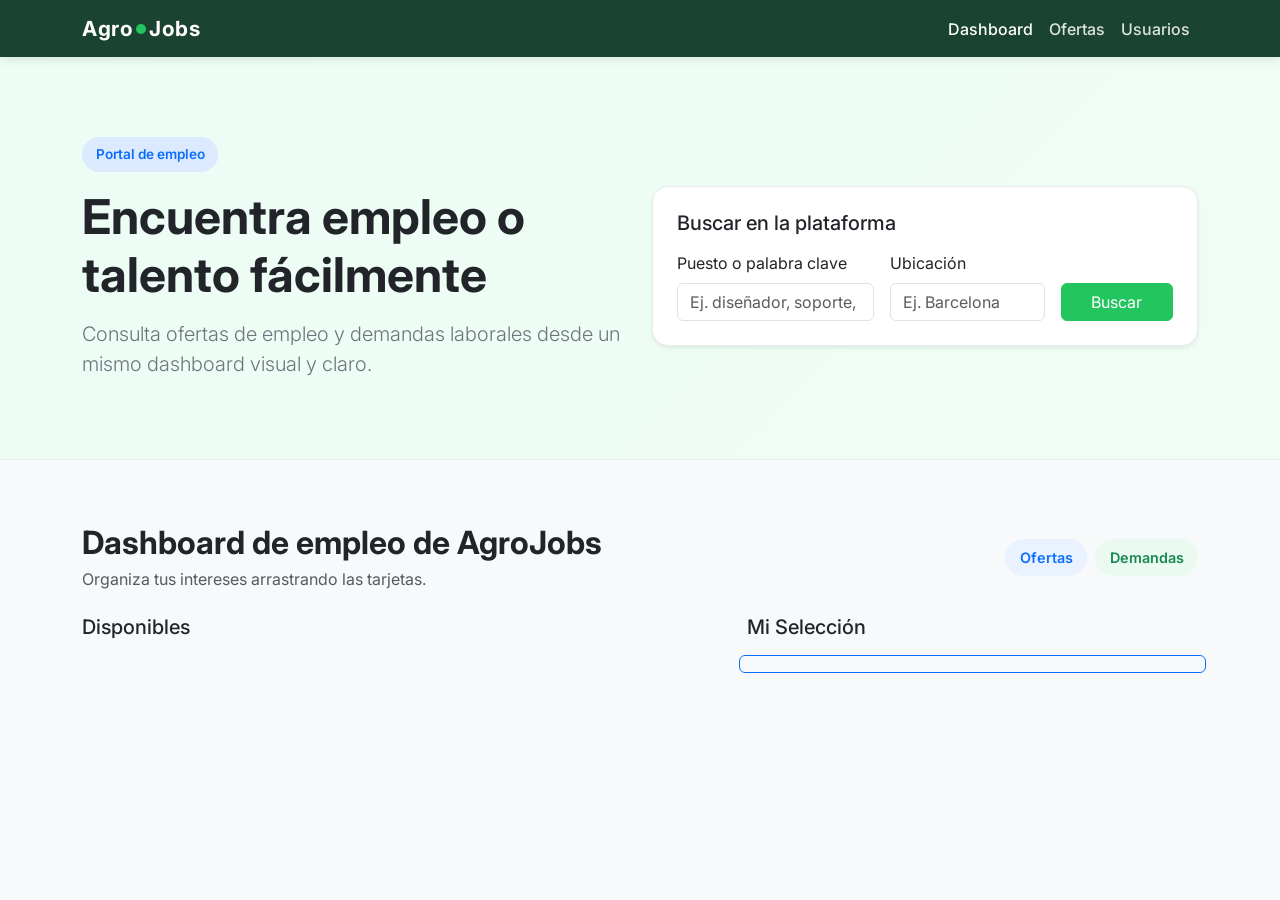
<file: index.html>
<!--
IA utilizada: ChatGPT

Prompt 1: "Crea un dashboard de empleo moderno con Bootstrap, hero section, navbar y tarjetas visuales"
Prompt 2: "Cómo diferenciar visualmente ofertas y demandas de empleo usando Bootstrap y CSS"
Prompt 3: "Cómo estructurar una página principal con buscador y grid de tarjetas responsive"
Prompt 4: "Cómo mejorar una landing page de empleo con un estilo inspirado en InfoJobs y JobToday"
-->

<!DOCTYPE html>
<html lang="es">
<head>
    <meta charset="UTF-8">
    <meta name="viewport" content="width=device-width, initial-scale=1.0">
    <title>AgroJobs</title>

    <link rel="icon" type="image/png" href="img/favicon.ico">
    <link href="https://cdn.jsdelivr.net/npm/bootstrap@5.3.7/dist/css/bootstrap.min.css" rel="stylesheet">
    <link href="https://fonts.googleapis.com/css2?family=Inter:wght@400;600;700;800&display=swap" rel="stylesheet">
    <link rel="stylesheet" href="css/style.css">
</head>
<body>

    <nav class="navbar navbar-expand-lg navbar-dark navbar-custom sticky-top">
        <div class="container">
            <a class="navbar-brand logo d-flex align-items-center" href="index.html">
                <span>Agro</span>
                <span class="logo-icon"></span>
                <span>Jobs</span>
            </a>

            <button class="navbar-toggler" type="button" data-bs-toggle="collapse" data-bs-target="#menuPrincipal" aria-controls="menuPrincipal" aria-expanded="false" aria-label="Abrir navegación">
                <span class="navbar-toggler-icon"></span>
            </button>
            <div class="collapse navbar-collapse" id="menuPrincipal">
                <div class="navbar-nav ms-auto align-items-lg-center" id="navbar-links">
                    <a class="nav-link active" href="index.html">Dashboard</a>
                    <a class="nav-link" href="ofertas.html">Ofertas</a>
                    <a class="nav-link" href="usuarios.html">Usuarios</a>
                    <span id="zona-sesion" class="d-flex align-items-lg-center flex-column flex-lg-row"></span>
                </div>  
            </div>
        </div>
    </nav>

    <header class="hero-section">
        <div class="container">
            <div class="hero-box">
                <div class="row align-items-center g-4">
                    <div class="col-lg-6">
                        <span class="hero-tag">Portal de empleo</span>
                        <h1 class="display-5 fw-bold mt-3">Encuentra empleo o talento fácilmente</h1>
                        <p class="lead text-secondary mt-3">
                            Consulta ofertas de empleo y demandas laborales desde un mismo dashboard visual y claro.
                        </p>
                    </div>

                    <div class="col-lg-6">
                        <div class="search-panel shadow-sm">
                            <h2 class="h5 mb-3">Buscar en la plataforma</h2>
                            <form>
                                <div class="row g-3">
                                    <div class="col-md-5">
                                        <label for="busqueda" class="form-label">Puesto o palabra clave</label>
                                        <input type="text" id="busqueda" class="form-control" placeholder="Ej. diseñador, soporte, marketing">
                                    </div>

                                    <div class="col-md-4">
                                        <label for="ubicacion" class="form-label">Ubicación</label>
                                        <input type="text" id="ubicacion" class="form-control" placeholder="Ej. Barcelona">
                                    </div>

                                    <div class="col-md-3 d-grid align-self-end">
                                        <button type="button" class="btn btn-primary">Buscar</button>
                                    </div>
                                </div>
                            </form>
                        </div>
                    </div>
                </div>
            </div>
        </div>
    </header>

    <main class="container py-5">
        <div class="d-flex justify-content-between align-items-center flex-wrap gap-2 mb-4">
            <div>
                <h2 class="fw-bold mb-1">Dashboard de empleo de AgroJobs</h2>
                <p class="text-muted mb-0">Organiza tus intereses arrastrando las tarjetas.</p>
            </div>

            <div class="d-flex gap-2">
                <span class="legend-badge legend-oferta">Ofertas</span>
                <span class="legend-badge legend-demanda">Demandas</span>
            </div>
        </div>

        <div class="row g-4">
            <div class="col-md-7">
                <h5 class="mb-3"><i class="bi bi-list-ul"></i> Disponibles</h5>
                <div id="contenedor-disponibles" class="row g-3 zona-drop p-2 rounded bg-light"></div>
            </div>

            <div class="col-md-5">
                <h5 class="mb-3"><i class="bi bi-star-fill"></i> Mi Selección</h5>
                <div id="contenedor-seleccionados" class="row g-3 zona-drop p-2 rounded border border-dashed border-primary mt-2"></div>
            </div>
        </div>
    </main>

    <script type="module" src="js/int_1_landing.js"></script>
    <script src="https://cdn.jsdelivr.net/npm/bootstrap@5.3.7/dist/js/bootstrap.bundle.min.js"></script>
</body>
</html>
</file>
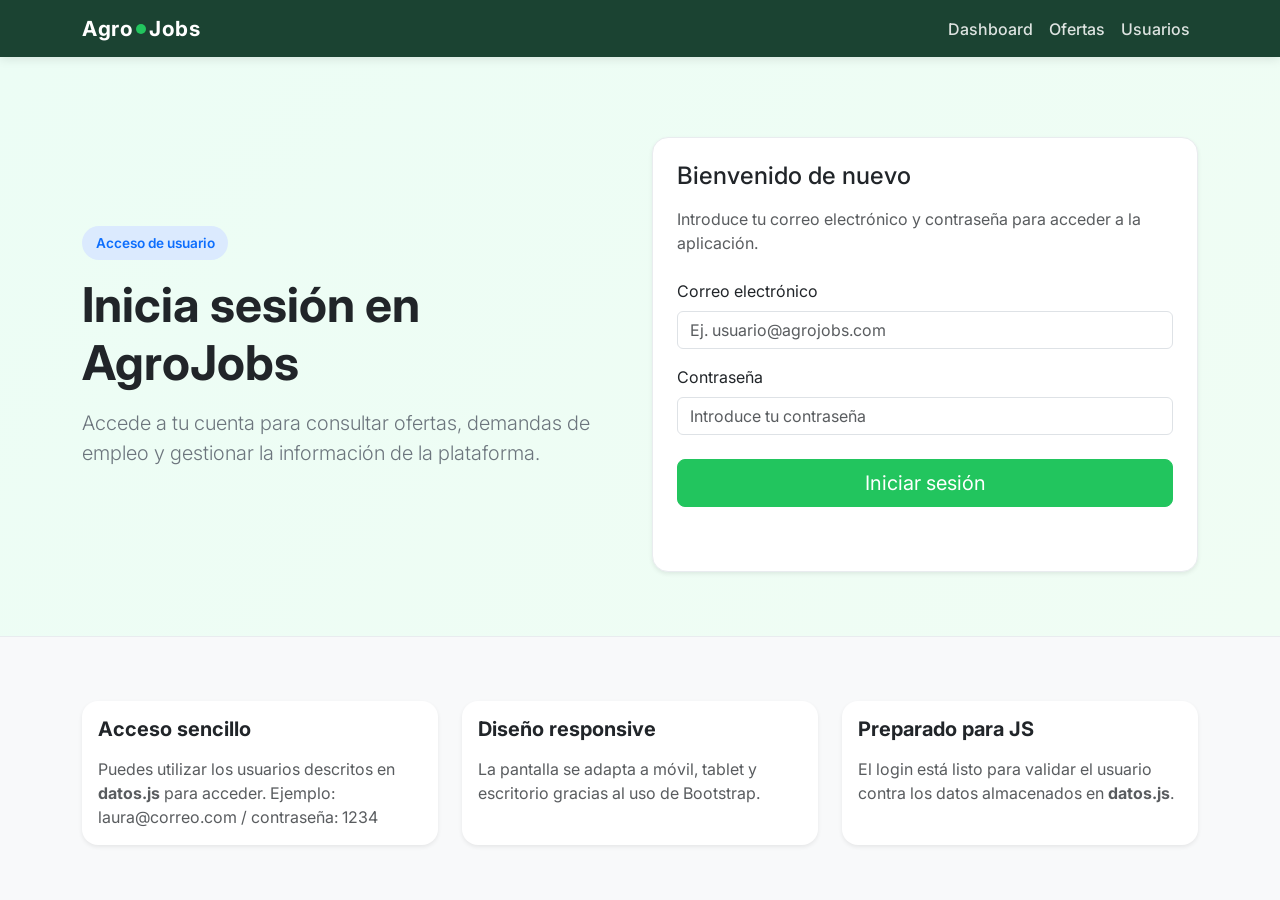
<file: login.html>
<!--
IA utilizada: ChatGPT

Prompt 1: "Crea una pantalla de login moderna con Bootstrap para una app de empleo"
Prompt 2: "Cómo diseñar un formulario de inicio de sesión centrado y responsive"
Prompt 3: "Cómo mantener coherencia visual entre dashboard y login en una aplicación web"
Prompt 4: "Qué elementos debe tener una página de login simple para un prototipo frontend"
-->

<!DOCTYPE html>
<html lang="es">
<head>
    <meta charset="UTF-8">
    <meta name="viewport" content="width=device-width, initial-scale=1.0">
    <title>Login - AgroJobs</title>

    <link rel="icon" type="image/png" href="img/favicon.ico">
    <link href="https://cdn.jsdelivr.net/npm/bootstrap@5.3.7/dist/css/bootstrap.min.css" rel="stylesheet">
    <link href="https://fonts.googleapis.com/css2?family=Inter:wght@400;600;700;800&display=swap" rel="stylesheet">
    <link rel="stylesheet" href="css/style.css">
</head>
<body>

    <nav class="navbar navbar-expand-lg navbar-dark navbar-custom sticky-top">
        <div class="container">
            <a class="navbar-brand logo d-flex align-items-center" href="index.html">
                <span>Agro</span>
                <span class="logo-icon"></span>
                <span>Jobs</span>
            </a>

            <button class="navbar-toggler" type="button" data-bs-toggle="collapse" data-bs-target="#menuPrincipal" aria-controls="menuPrincipal" aria-expanded="false" aria-label="Abrir navegación">
                <span class="navbar-toggler-icon"></span>
            </button>

            <div class="collapse navbar-collapse" id="menuPrincipal">
                <div class="navbar-nav ms-auto align-items-lg-center" id="navbar-links">
                    <a class="nav-link" href="index.html">Dashboard</a>
                    <a class="nav-link" href="ofertas.html">Ofertas</a>
                    <a class="nav-link" href="usuarios.html">Usuarios</a>
                    <span id="zona-sesion" class="d-flex align-items-lg-center flex-column flex-lg-row"></span>
                </div>  
            </div>
        </div>
    </nav>

    <header class="hero-section">
        <div class="container">
            <div class="hero-box">
                <div class="row align-items-center g-4">
                    <div class="col-lg-6">
                        <span class="hero-tag">Acceso de usuario</span>
                        <h1 class="display-5 fw-bold mt-3">Inicia sesión en AgroJobs</h1>
                        <p class="lead text-secondary mt-3">
                            Accede a tu cuenta para consultar ofertas, demandas de empleo y gestionar la información de la plataforma.
                        </p>
                    </div>

                    <div class="col-lg-6">
                        <div class="search-panel shadow-sm">
                            <h2 class="h4 mb-3">Bienvenido de nuevo</h2>
                            <p class="text-muted mb-4">
                                Introduce tu correo electrónico y contraseña para acceder a la aplicación.
                            </p>

                            <form id="form-login" novalidate>
                                <div class="mb-3">
                                    <label for="email" class="form-label">Correo electrónico</label>
                                    <input
                                        type="email"
                                        class="form-control"
                                        id="email"
                                        name="email"
                                        placeholder="Ej. usuario@agrojobs.com"
                                        required
                                    >
                                </div>

                                <div class="mb-3">
                                    <label for="password" class="form-label">Contraseña</label>
                                    <input
                                        type="password"
                                        class="form-control"
                                        id="password"
                                        name="password"
                                        placeholder="Introduce tu contraseña"
                                        required
                                    >
                                </div>

                                <div class="d-grid mt-4">
                                    <button type="submit" class="btn btn-primary btn-lg">
                                        Iniciar sesión
                                    </button>
                                </div>

                                <div id="mensaje-login" class="mt-3"></div>
                            </form>
                        </div>
                    </div>
                </div>
            </div>
        </div>
    </header>

    <main class="container py-5">
        <div class="row g-4">
            <div class="col-md-4">
                <article class="card dashboard-card h-100 shadow-sm">
                    <div class="card-body">
                        <h3 class="h5 fw-bold mb-3">Acceso sencillo</h3>
                        <p class="text-muted mb-0">
                            Puedes utilizar los usuarios descritos en <strong>datos.js</strong> para acceder. Ejemplo: laura@correo.com / contraseña: 1234
                        </p>
                    </div>
                </article>
            </div>

            <div class="col-md-4">
                <article class="card dashboard-card h-100 shadow-sm">
                    <div class="card-body">
                        <h3 class="h5 fw-bold mb-3">Diseño responsive</h3>
                        <p class="text-muted mb-0">
                            La pantalla se adapta a móvil, tablet y escritorio gracias al uso de Bootstrap.
                        </p>
                    </div>
                </article>
            </div>

            <div class="col-md-4">
                <article class="card dashboard-card h-100 shadow-sm">
                    <div class="card-body">
                        <h3 class="h5 fw-bold mb-3">Preparado para JS</h3>
                        <p class="text-muted mb-0">
                            El login está listo para validar el usuario contra los datos almacenados en <strong>datos.js</strong>.
                        </p>
                    </div>
                </article>
            </div>
        </div>
    </main>

    <script type="module" src="js/int_2_login.js"></script>
    <script src="https://cdn.jsdelivr.net/npm/bootstrap@5.3.7/dist/js/bootstrap.bundle.min.js"></script>
</body>
</html>
</file>
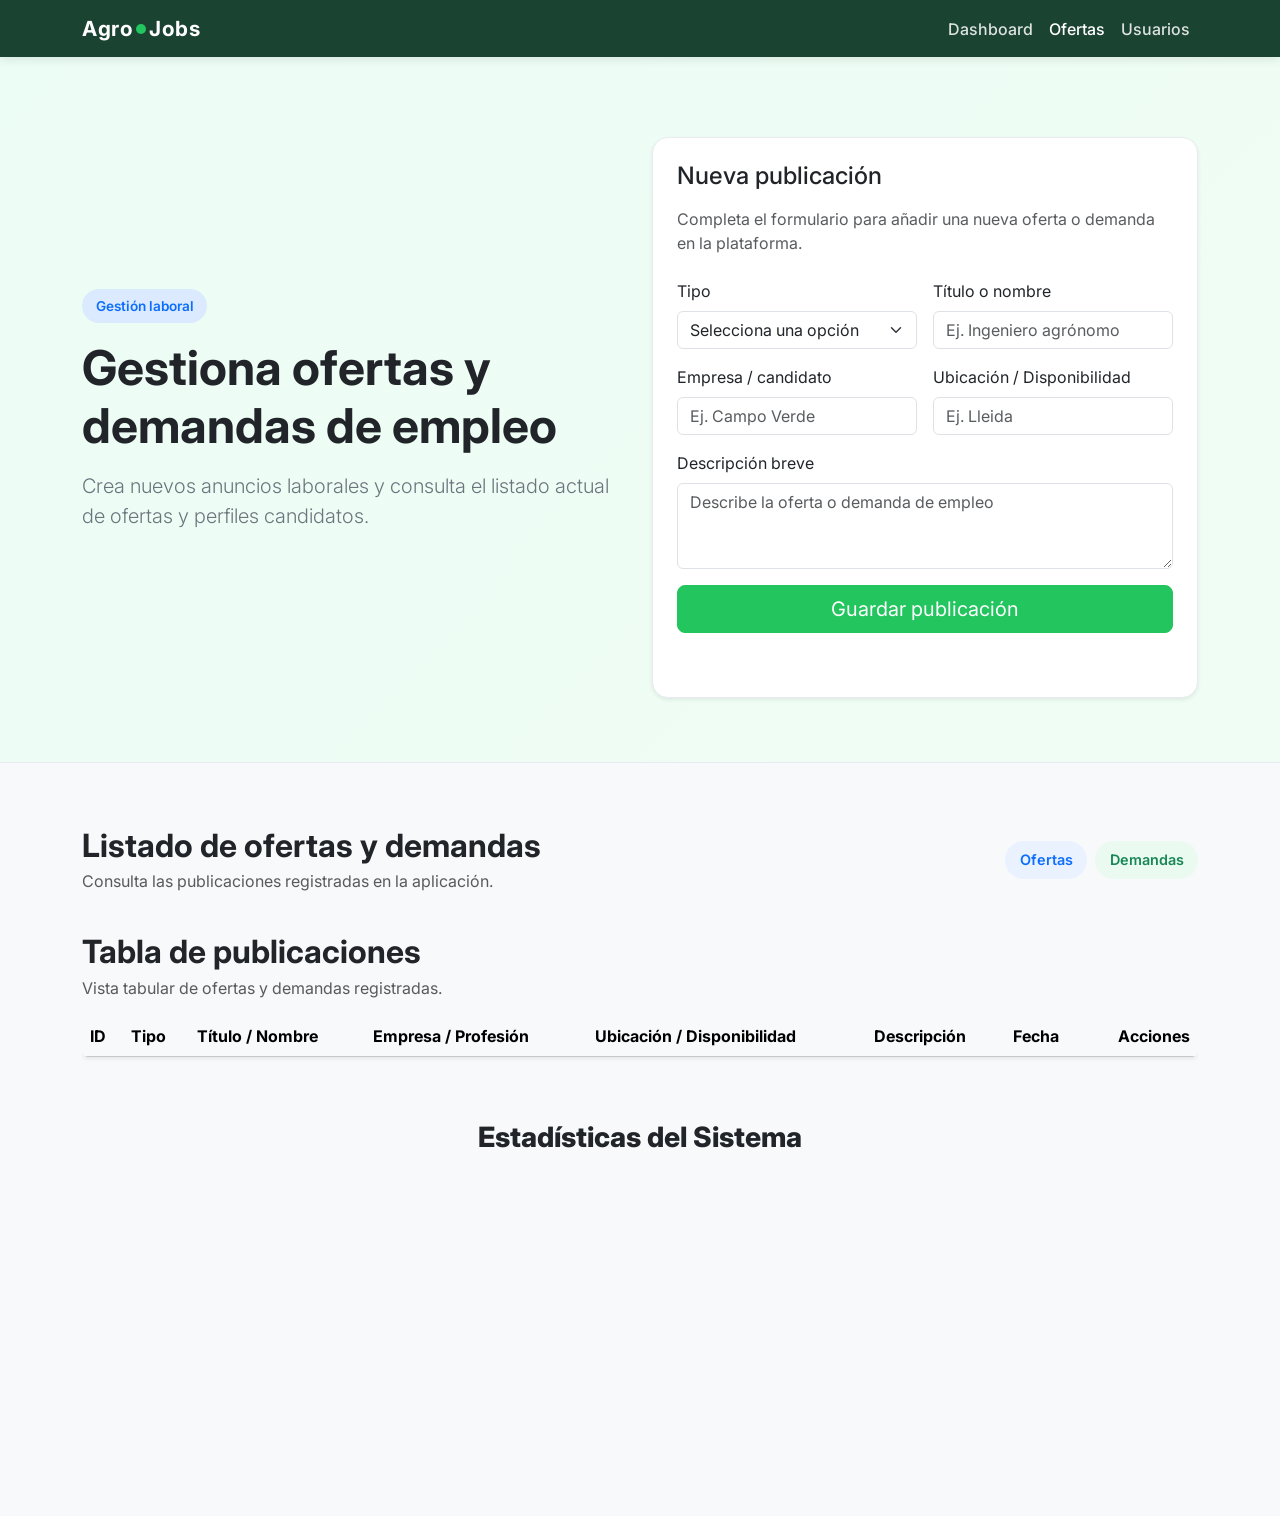
<file: ofertas.html>
<!--
IA utilizada: ChatGPT

Prompt 1: "Crea una página de gestión de ofertas y demandas con Bootstrap y JavaScript"
Prompt 2: "Cómo diseñar un formulario para alta de ofertas laborales y demandas de empleo"
Prompt 3: "Cómo mostrar un listado de ofertas y demandas en tarjetas o tabla con Bootstrap"
Prompt 4: "Qué estructura debe tener una pantalla CRUD sencilla para un frontend sin persistencia"
-->

<!DOCTYPE html>
<html lang="es">
<head>
    <meta charset="UTF-8">
    <meta name="viewport" content="width=device-width, initial-scale=1.0">
    <title>Ofertas - AgroJobs</title>

    <link rel="icon" type="image/png" href="img/favicon.ico">
    <link href="https://cdn.jsdelivr.net/npm/bootstrap@5.3.7/dist/css/bootstrap.min.css" rel="stylesheet">
    <link href="https://fonts.googleapis.com/css2?family=Inter:wght@400;600;700;800&display=swap" rel="stylesheet">
    <link rel="stylesheet" href="css/style.css">
</head>
<body>

    <nav class="navbar navbar-expand-lg navbar-dark navbar-custom sticky-top">
        <div class="container">
            <a class="navbar-brand logo d-flex align-items-center" href="index.html">
                <span>Agro</span>
                <span class="logo-icon"></span>
                <span>Jobs</span>
            </a>

            <button class="navbar-toggler" type="button" data-bs-toggle="collapse" data-bs-target="#menuPrincipal" aria-controls="menuPrincipal" aria-expanded="false" aria-label="Abrir navegación">
                <span class="navbar-toggler-icon"></span>
            </button>

            <div class="collapse navbar-collapse" id="menuPrincipal">
                <div class="navbar-nav ms-auto align-items-lg-center" id="navbar-links">
                    <a class="nav-link" href="index.html">Dashboard</a>
                    <a class="nav-link active" href="ofertas.html">Ofertas</a>
                    <a class="nav-link" href="usuarios.html">Usuarios</a>
                    <span id="zona-sesion" class="d-flex align-items-lg-center flex-column flex-lg-row"></span>
                </div>  
            </div>
        </div>
    </nav>

    <header class="hero-section">
        <div class="container">
            <div class="hero-box">
                <div class="row align-items-center g-4">
                    <div class="col-lg-6">
                        <span class="hero-tag">Gestión laboral</span>
                        <h1 class="display-5 fw-bold mt-3">Gestiona ofertas y demandas de empleo</h1>
                        <p class="lead text-secondary mt-3">
                            Crea nuevos anuncios laborales y consulta el listado actual de ofertas y perfiles candidatos.
                        </p>
                    </div>

                    <div class="col-lg-6">
                        <div class="search-panel shadow-sm">
                            <h2 class="h4 mb-3">Nueva publicación</h2>
                            <p class="text-muted mb-4">
                                Completa el formulario para añadir una nueva oferta o demanda en la plataforma.
                            </p>

                            <form id="form-oferta" novalidate>
                                <div class="row g-3">
                                    <div class="col-md-6">
                                        <label for="tipo" class="form-label">Tipo</label>
                                        <select id="tipo" class="form-select">
                                            <option value="" selected disabled>Selecciona una opción</option>
                                            <option value="oferta">Oferta de empleo</option>
                                            <option value="demanda">Demanda de empleo</option>
                                        </select>
                                    </div>

                                    <div class="col-md-6">
                                        <label for="titulo" class="form-label">Título o nombre</label>
                                        <input type="text" id="titulo" class="form-control" placeholder="Ej. Ingeniero agrónomo">
                                    </div>

                                    <div class="col-md-6">
                                        <label for="empresa" class="form-label">Empresa / candidato</label>
                                        <input type="text" id="empresa" class="form-control" placeholder="Ej. Campo Verde">
                                    </div>

                                    <div class="col-md-6">
                                        <label for="ubicacion" class="form-label">Ubicación / Disponibilidad</label>
                                        <input type="text" id="ubicacion" class="form-control" placeholder="Ej. Lleida">
                                    </div>

                                    <div class="col-12">
                                        <label for="descripcion" class="form-label">Descripción breve</label>
                                        <textarea id="descripcion" class="form-control" rows="3" placeholder="Describe la oferta o demanda de empleo"></textarea>
                                    </div>

                                    <div class="col-12 d-grid">
                                        <button type="submit" class="btn btn-primary btn-lg">Guardar publicación</button>
                                    </div>
                                </div>

                                <div id="mensaje-oferta" class="mt-3"></div>
                            </form>
                        </div>
                    </div>
                </div>
            </div>
        </div>
    </header>

    <main class="container py-5">
        <div class="d-flex justify-content-between align-items-center flex-wrap gap-2 mb-3">
            <div>
                <h2 class="fw-bold mb-1">Listado de ofertas y demandas</h2>
                <p class="text-muted mb-0">Consulta las publicaciones registradas en la aplicación.</p>
            </div>

            <div class="d-flex gap-2">
                <span class="legend-badge legend-oferta">Ofertas</span>
                <span class="legend-badge legend-demanda">Demandas</span>
            </div>
        </div>

        <div id="contenedor-ofertas" class="row g-4 mb-5"></div>

        <section>
            <div class="d-flex justify-content-between align-items-center flex-wrap gap-2 mb-3">
                <div>
                    <h2 class="fw-bold mb-1">Tabla de publicaciones</h2>
                    <p class="text-muted mb-0">Vista tabular de ofertas y demandas registradas.</p>
                </div>
            </div>

            <div class="table-responsive">
                <table class="table table-hover align-middle bg-white shadow-sm rounded overflow-hidden">
                    <thead class="table-light">
                        <tr>
                            <th>ID</th>
                            <th>Tipo</th>
                            <th>Título / Nombre</th>
                            <th>Empresa / Profesión</th>
                            <th>Ubicación / Disponibilidad</th>
                            <th>Descripción</th>
                            <th>Fecha</th>
                            <th class="text-end">Acciones</th>
                        </tr>
                    </thead>
                    <tbody id="tabla-ofertas"></tbody>
                </table>
            </div>
        </section>

        <section>
            <div class="row mt-5">
                <div class="col-12 text-center">
                    <h3>Estadísticas del Sistema</h3>
                    <canvas id="grafico-stats" width="400" height="300" style="max-width: 100%;"></canvas>
                </div>
            </div>
        </section>
        
    </main>

    <script type="module" src="js/int_3_empleos.js"></script>
    <script src="https://cdn.jsdelivr.net/npm/bootstrap@5.3.7/dist/js/bootstrap.bundle.min.js"></script>
</body>
</html>
</file>
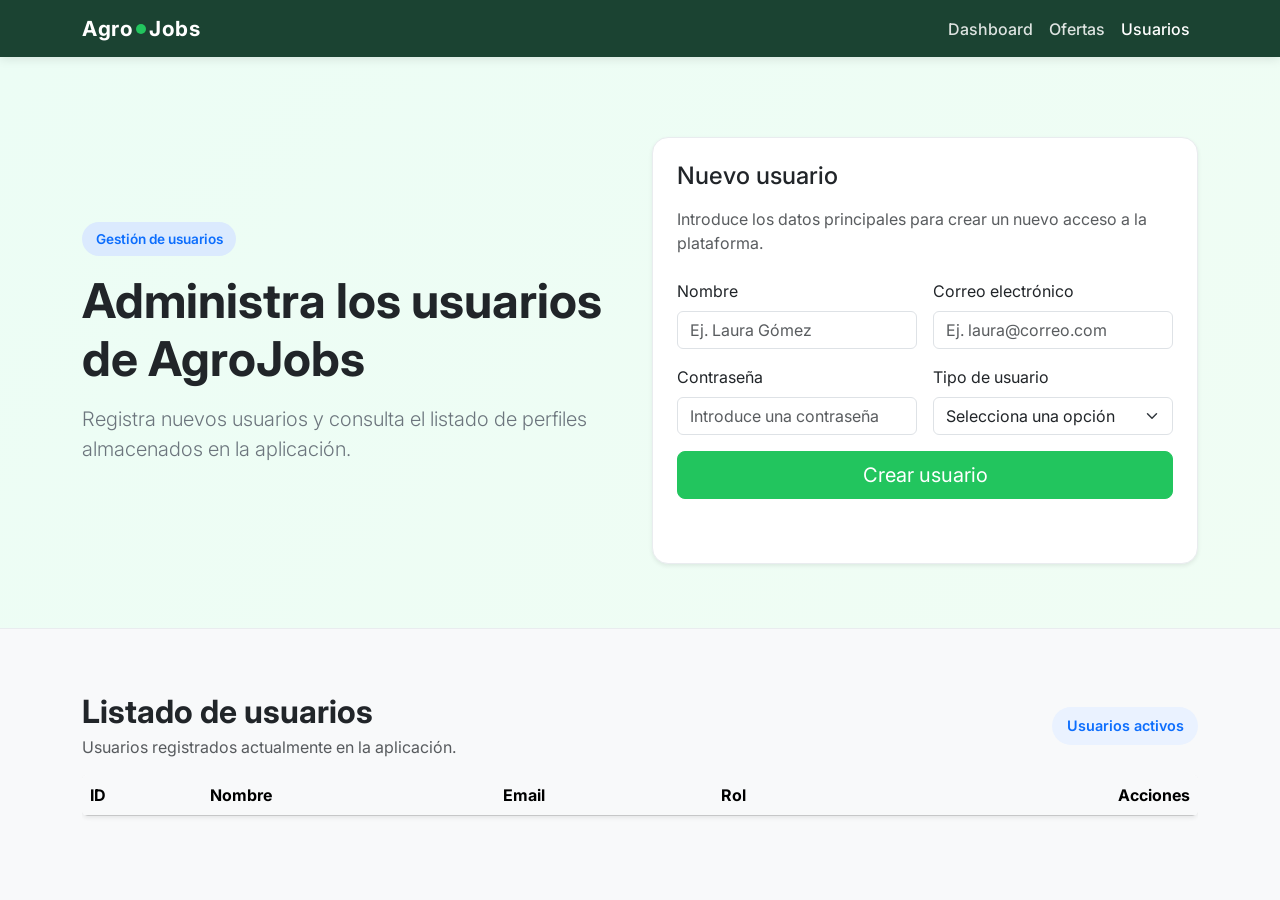
<file: usuarios.html>
<!--
IA utilizada: ChatGPT

Prompt 1: "Crea una pantalla de gestión de usuarios con Bootstrap para una app web"
Prompt 2: "Cómo diseñar un formulario para alta de usuario en un prototipo frontend"
Prompt 3: "Cómo mostrar un listado de usuarios con botones de eliminar usando Bootstrap"
Prompt 4: "Cómo mantener coherencia visual entre dashboard, login y usuarios en una aplicación web"
-->

<!DOCTYPE html>
<html lang="es">
<head>
    <meta charset="UTF-8">
    <meta name="viewport" content="width=device-width, initial-scale=1.0">
    <title>Usuarios - AgroJobs</title>

    <link rel="icon" type="image/png" href="img/favicon.ico">
    <link href="https://cdn.jsdelivr.net/npm/bootstrap@5.3.7/dist/css/bootstrap.min.css" rel="stylesheet">
    <link href="https://fonts.googleapis.com/css2?family=Inter:wght@400;600;700;800&display=swap" rel="stylesheet">
    <link rel="stylesheet" href="css/style.css">
</head>
<body>

    <nav class="navbar navbar-expand-lg navbar-dark navbar-custom sticky-top">
        <div class="container">
            <a class="navbar-brand logo d-flex align-items-center" href="index.html">
                <span>Agro</span>
                <span class="logo-icon"></span>
                <span>Jobs</span>
            </a>

            <button class="navbar-toggler" type="button" data-bs-toggle="collapse" data-bs-target="#menuPrincipal" aria-controls="menuPrincipal" aria-expanded="false" aria-label="Abrir navegación">
                <span class="navbar-toggler-icon"></span>
            </button>

            <div class="collapse navbar-collapse" id="menuPrincipal">
                <div class="navbar-nav ms-auto align-items-lg-center" id="navbar-links">
                    <a class="nav-link" href="index.html">Dashboard</a>
                    <a class="nav-link" href="ofertas.html">Ofertas</a>
                    <a class="nav-link active" href="usuarios.html">Usuarios</a>
                    <span id="zona-sesion" class="d-flex align-items-lg-center flex-column flex-lg-row"></span>
                </div>  
            </div>
        </div>
    </nav>

    <header class="hero-section">
        <div class="container">
            <div class="hero-box">
                <div class="row align-items-center g-4">
                    <div class="col-lg-6">
                        <span class="hero-tag">Gestión de usuarios</span>
                        <h1 class="display-5 fw-bold mt-3">Administra los usuarios de AgroJobs</h1>
                        <p class="lead text-secondary mt-3">
                            Registra nuevos usuarios y consulta el listado de perfiles almacenados en la aplicación.
                        </p>
                    </div>

                    <div class="col-lg-6">
                        <div class="search-panel shadow-sm">
                            <h2 class="h4 mb-3">Nuevo usuario</h2>
                            <p class="text-muted mb-4">
                                Introduce los datos principales para crear un nuevo acceso a la plataforma.
                            </p>

                            <form id="form-usuario" novalidate>
                                <div class="row g-3">
                                    <div class="col-md-6">
                                        <label for="nombre" class="form-label">Nombre</label>
                                        <input type="text" id="nombre" class="form-control" placeholder="Ej. Laura Gómez">
                                    </div>

                                    <div class="col-md-6">
                                        <label for="email-usuario" class="form-label">Correo electrónico</label>
                                        <input type="email" id="email-usuario" class="form-control" placeholder="Ej. laura@correo.com">
                                    </div>

                                    <div class="col-6">
                                        <label for="password-usuario" class="form-label">Contraseña</label>
                                        <input type="password" id="password-usuario" class="form-control" placeholder="Introduce una contraseña">
                                    </div>

                                    <div class="col-6">
                                        <label for="password-usuario" class="form-label">Tipo de usuario</label>
                                        <select id="rol-usuario" class="form-select">
                                            <option value="" selected disabled>Selecciona una opción</option>
                                            <option value="Candidato">Candidato</option>
                                            <option value="Empresa">Empresa</option>
                                        </select>
                                    </div>

                                    <div class="col-12 d-grid">
                                        <button type="submit" class="btn btn-primary btn-lg">Crear usuario</button>
                                    </div>
                                </div>

                                <div id="mensaje-usuario" class="mt-3"></div>
                            </form>
                        </div>
                    </div>
                </div>
            </div>
        </div>
    </header>

    <main class="container py-5">
        <div class="d-flex justify-content-between align-items-center flex-wrap gap-2 mb-3">
            <div>
                <h2 class="fw-bold mb-1">Listado de usuarios</h2>
                <p class="text-muted mb-0">Usuarios registrados actualmente en la aplicación.</p>
            </div>

            <span class="legend-badge legend-oferta">Usuarios activos</span>
        </div>

        <div class="table-responsive">
            <table class="table table-hover align-middle bg-white shadow-sm rounded overflow-hidden">
                <thead class="table-light">
                    <tr>
                        <th>ID</th>
                        <th>Nombre</th>
                        <th>Email</th>
                        <th>Rol</th>
                        <th class="text-end">Acciones</th>
                    </tr>
                </thead>
                <tbody id="contenedor-usuarios"></tbody>
            </table>
        </div>
    </main>

    <script type="module" src="js/int_4_usuarios.js"></script>
    <script src="https://cdn.jsdelivr.net/npm/bootstrap@5.3.7/dist/js/bootstrap.bundle.min.js"></script>
</body>
</html>
</file>
<file: css/style.css>
body {
    font-family: 'Inter', sans-serif;
    background-color: #f8f9fa;
    color: #212529;
}

h1, h2, h3 {
    font-weight: 800;
}

.hero-section {
    background: linear-gradient(135deg, #ecfdf5 0%, #f0fdf4 100%);
    padding: 3rem 0 2rem;
    border-bottom: 1px solid #e9ecef;
}

.hero-box {
    padding: 2rem 0;
}

.hero-tag {
    display: inline-block;
    padding: 0.45rem 0.85rem;
    border-radius: 999px;
    background-color: #dbeafe;
    color: #0d6efd;
    font-size: 0.85rem;
    font-weight: 600;
}

.search-panel {
    background-color: #ffffff;
    border-radius: 1rem;
    padding: 1.5rem;
    border: 1px solid #e9ecef;
    box-shadow: 0 0.5rem 1.5rem rgba(0, 0, 0, 0.04);
}

.legend-badge {
    display: inline-block;
    padding: 0.5rem 0.9rem;
    border-radius: 999px;
    font-size: 0.9rem;
    font-weight: 600;
}

.legend-oferta {
    background-color: #eaf2ff;
    color: #0d6efd;
}

.legend-demanda {
    background-color: #eafaf1;
    color: #198754;
}

.dashboard-card {
    border: none;
    border-radius: 1rem;
    overflow: hidden;
    transition: transform 0.2s ease, box-shadow 0.2s ease;
}

.dashboard-card:hover {
    transform: translateY(-4px);
    box-shadow: 0 1rem 2rem rgba(0, 0, 0, 0.08) !important;
}

.dashboard-card-img {
    height: 200px;
    object-fit: cover;
}

.oferta-card {
    border-top: 4px solid #0d6efd;
}

.demanda-card {
    border-top: 4px solid #198754;
}

.card-title {
    font-weight: 700;
}

.navbar-brand {
    letter-spacing: 0.3px;
}

.logo {
    font-weight: 700;
    font-size: 1.3rem;
    letter-spacing: 0.5px;
    color: #ffffff !important;
}

.logo-o {
    color: #22c55e;
}

.logo-icon {
    width: 10px;
    height: 10px;
    background-color: #22c55e;
    border-radius: 50%;
    margin: 0 3px;
    display: inline-block;
}

.navbar-custom {
    background-color: #1b4332;
    box-shadow: 0 2px 10px rgba(0,0,0,0.1);
}

.navbar-custom .nav-link {
    color: rgba(255, 255, 255, 0.85);
    font-weight: 500;
}

.navbar-custom .nav-link:hover,
.navbar-custom .nav-link.active {
    color: #ffffff;
}

.btn-primary {
    background-color: #22c55e;
    border-color: #22c55e;
}

.btn-primary:hover {
    background-color: #16a34a;
    border-color: #16a34a;
}

main.container {
    margin-top: 1rem;
}

#mensaje-login,
#mensaje-oferta,
#mensaje-usuario {
    min-height: 24px;
    font-size: 0.95rem;
}

.mensaje-error {
    color: #dc3545;
    font-weight: 600;
}

.mensaje-ok {
    color: #198754;
    font-weight: 600;
}

#zona-sesion .btn {
    white-space: nowrap;
}
</file>
